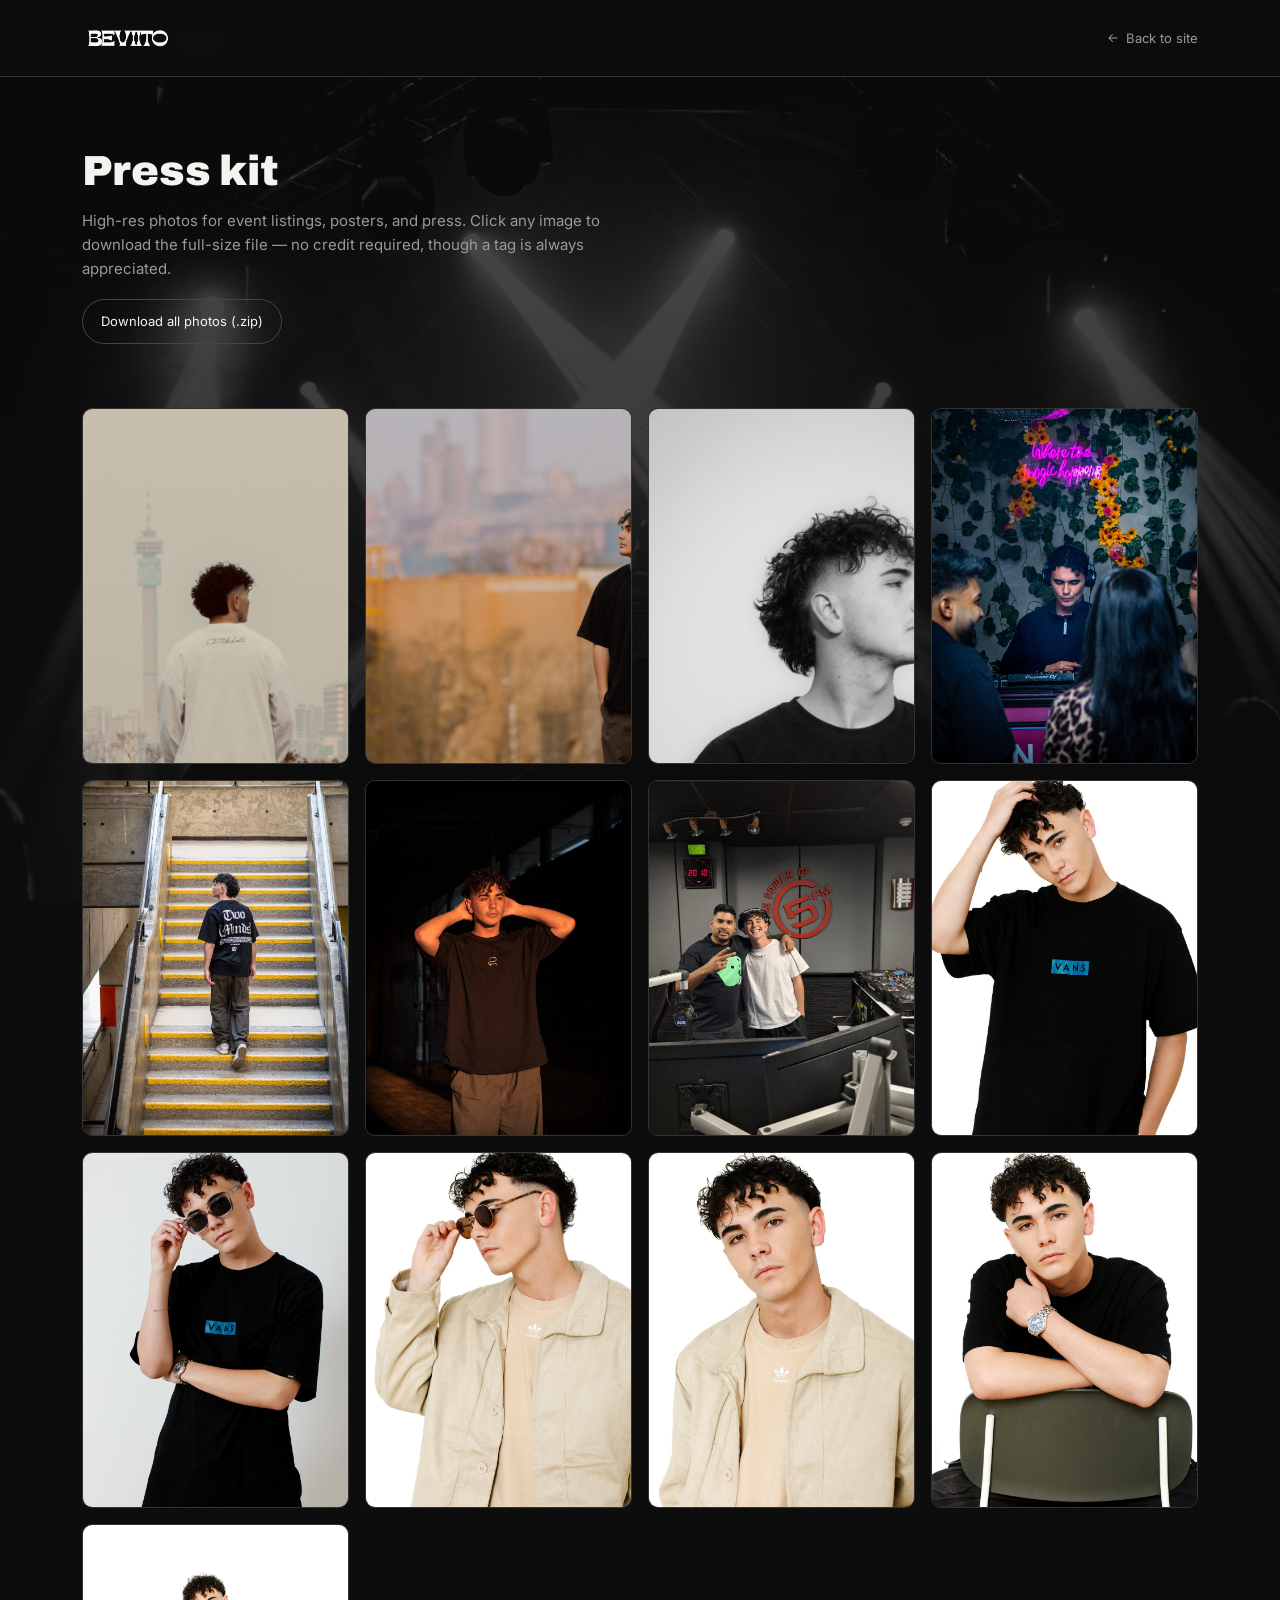
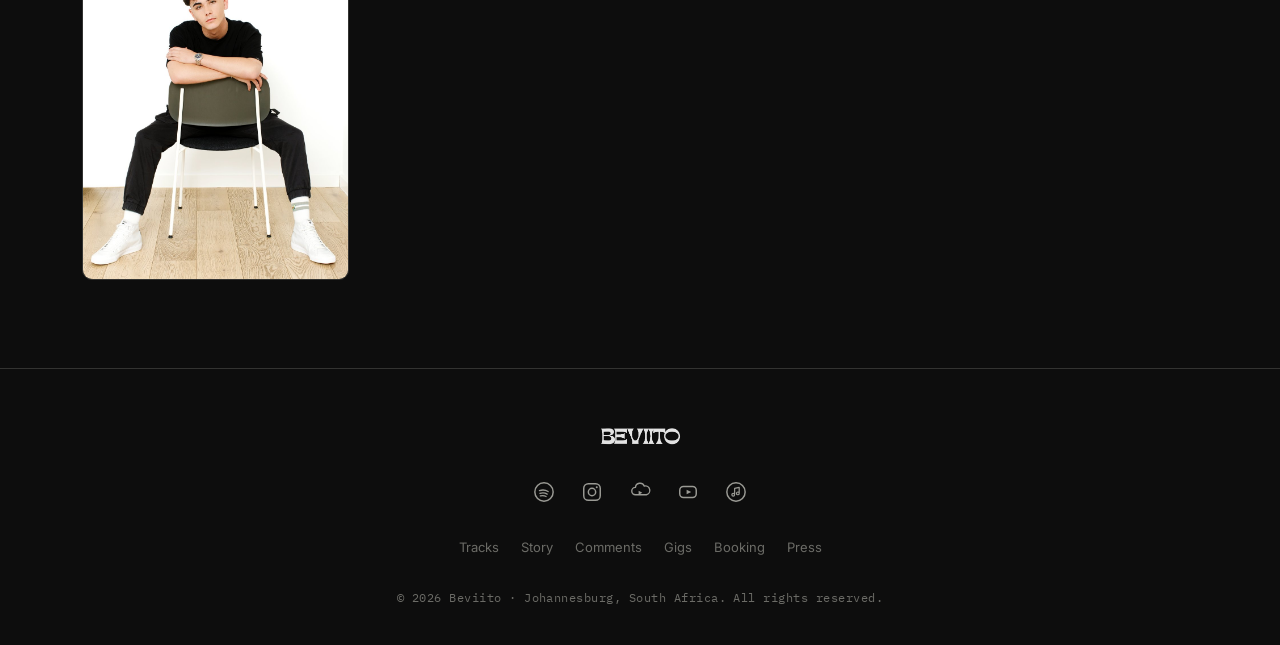
<file: press.html>
<!DOCTYPE html>
<html lang="en">
<head>
<meta charset="UTF-8">
<meta name="viewport" content="width=device-width, initial-scale=1.0">
<title>Beviito — Press Kit</title>
<meta name="description" content="High-res press photos of Beviito, the Johannesburg DJ and producer, free to download for event listings, posters and press.">
<meta name="theme-color" content="#0d0d0d">
<link rel="canonical" href="https://sevar-naicker.github.io/Beviito/press.html">
<link rel="icon" href="favicon.ico" sizes="48x48">
<link rel="icon" type="image/png" sizes="32x32" href="Media/Icons/favicon-32.png">
<link rel="apple-touch-icon" href="Media/Icons/apple-touch-icon.png">
<!-- Link preview for WhatsApp, Instagram and search -->
<meta property="og:type" content="website">
<meta property="og:site_name" content="Beviito">
<meta property="og:title" content="Beviito — Press Kit">
<meta property="og:description" content="High-res press photos of Beviito, the Johannesburg DJ and producer, free to download for event listings, posters and press.">
<meta property="og:url" content="https://sevar-naicker.github.io/Beviito/press.html">
<meta property="og:image" content="https://sevar-naicker.github.io/Beviito/Media/Icons/og-image.jpg">
<meta property="og:image:width" content="1200">
<meta property="og:image:height" content="630">
<meta name="twitter:card" content="summary_large_image">
<meta name="twitter:title" content="Beviito — Press Kit">
<meta name="twitter:description" content="High-res press photos of Beviito, the Johannesburg DJ and producer, free to download for event listings, posters and press.">
<meta name="twitter:image" content="https://sevar-naicker.github.io/Beviito/Media/Icons/og-image.jpg">
<link rel="preconnect" href="https://fonts.googleapis.com">
<link rel="preconnect" href="https://fonts.gstatic.com" crossorigin>
<link href="https://fonts.googleapis.com/css2?family=Archivo:wght@700;900&family=Inter:wght@400;500;600&family=IBM+Plex+Mono:wght@400;500&display=swap" rel="stylesheet">
<link rel="stylesheet" href="press.css">
</head>
<body>

<!-- Background photo -->
<div class="press-bg" aria-hidden="true"></div>

<!-- Skip link for keyboard users -->
<a class="skip-link" href="#main">Skip to content</a>

<!-- Navigation Bar Start -->
<nav>
  <div class="wrap">
    <a class="nav-mark-link" href="index.html" aria-label="Beviito home"><img class="nav-mark" src="Media/Logos/beviito-logo-white.png" alt="Beviito"></a>
    <a class="nav-back" href="index.html">
      <svg width="14" height="14" viewBox="0 0 24 24" fill="none" xmlns="http://www.w3.org/2000/svg"><path d="M19 12H5M11 6l-6 6 6 6" stroke="currentColor" stroke-width="1.8" stroke-linecap="round" stroke-linejoin="round"/></svg>
      Back to site
    </a>
  </div>
</nav>
<!-- Navigation Bar End -->

<main id="main" tabindex="-1">
<!-- Press Section Header Text -->
<header class="press-hero">
  <div class="wrap">
    <h1>Press kit</h1>
    <p>High-res photos for event listings, posters, and press. Click any image to download the full-size file — no credit required, though a tag is always appreciated.</p>
    <a class="press-all" href="Media/Press/Beviito-press-photos.zip" download="Beviito-press-photos.zip">Download all photos (.zip)</a>
  </div>
</header>

<!-- Press Section Media Start -->
<div class="wrap">
  <div class="press-grid">
    <div class="press-item">
      <img decoding="async" src="Media/Press/press-01.jpg" alt="Beviito press photo 1">
      <a class="press-download" href="Media/Press/press-01.jpg" download="beviito-press-01.jpg">
        <svg width="14" height="14" viewBox="0 0 24 24" fill="none" xmlns="http://www.w3.org/2000/svg"><path d="M12 3v12m0 0l-4-4m4 4l4-4M5 21h14" stroke="currentColor" stroke-width="1.8" stroke-linecap="round" stroke-linejoin="round"/></svg>
        Download
      </a>
    </div>
    <div class="press-item">
      <img decoding="async" src="Media/Press/press-02.jpg" alt="Beviito press photo 2">
      <a class="press-download" href="Media/Press/press-02.jpg" download="beviito-press-02.jpg">
        <svg width="14" height="14" viewBox="0 0 24 24" fill="none" xmlns="http://www.w3.org/2000/svg"><path d="M12 3v12m0 0l-4-4m4 4l4-4M5 21h14" stroke="currentColor" stroke-width="1.8" stroke-linecap="round" stroke-linejoin="round"/></svg>
        Download
      </a>
    </div>
    <div class="press-item">
      <img loading="lazy" decoding="async" src="Media/Press/press-03.jpg" alt="Beviito press photo 3">
      <a class="press-download" href="Media/Press/press-03.jpg" download="beviito-press-03.jpg">
        <svg width="14" height="14" viewBox="0 0 24 24" fill="none" xmlns="http://www.w3.org/2000/svg"><path d="M12 3v12m0 0l-4-4m4 4l4-4M5 21h14" stroke="currentColor" stroke-width="1.8" stroke-linecap="round" stroke-linejoin="round"/></svg>
        Download
      </a>
    </div>
    <div class="press-item">
      <img loading="lazy" decoding="async" src="Media/Press/press-04.jpg" alt="Beviito press photo 4">
      <a class="press-download" href="Media/Press/press-04.jpg" download="beviito-press-04.jpg">
        <svg width="14" height="14" viewBox="0 0 24 24" fill="none" xmlns="http://www.w3.org/2000/svg"><path d="M12 3v12m0 0l-4-4m4 4l4-4M5 21h14" stroke="currentColor" stroke-width="1.8" stroke-linecap="round" stroke-linejoin="round"/></svg>
        Download
      </a>
    </div>
    <div class="press-item">
      <img loading="lazy" decoding="async" src="Media/Press/press-05.jpg" alt="Beviito press photo 5">
      <a class="press-download" href="Media/Press/press-05.jpg" download="beviito-press-05.jpg">
        <svg width="14" height="14" viewBox="0 0 24 24" fill="none" xmlns="http://www.w3.org/2000/svg"><path d="M12 3v12m0 0l-4-4m4 4l4-4M5 21h14" stroke="currentColor" stroke-width="1.8" stroke-linecap="round" stroke-linejoin="round"/></svg>
        Download
      </a>
    </div>
    <div class="press-item">
      <img loading="lazy" decoding="async" src="Media/Press/press-06.jpg" alt="Beviito press photo 6">
      <a class="press-download" href="Media/Press/press-06.jpg" download="beviito-press-06.jpg">
        <svg width="14" height="14" viewBox="0 0 24 24" fill="none" xmlns="http://www.w3.org/2000/svg"><path d="M12 3v12m0 0l-4-4m4 4l4-4M5 21h14" stroke="currentColor" stroke-width="1.8" stroke-linecap="round" stroke-linejoin="round"/></svg>
        Download
      </a>
    </div>
    <div class="press-item">
      <img loading="lazy" decoding="async" src="Media/Press/press-07.jpg" alt="Beviito press photo 7">
      <a class="press-download" href="Media/Press/press-07.jpg" download="beviito-press-07.jpg">
        <svg width="14" height="14" viewBox="0 0 24 24" fill="none" xmlns="http://www.w3.org/2000/svg"><path d="M12 3v12m0 0l-4-4m4 4l4-4M5 21h14" stroke="currentColor" stroke-width="1.8" stroke-linecap="round" stroke-linejoin="round"/></svg>
        Download
      </a>
    </div>
    <div class="press-item">
      <img loading="lazy" decoding="async" src="Media/Press/press-08.jpg" alt="Beviito press photo 8">
      <a class="press-download" href="Media/Press/press-08.jpg" download="beviito-press-08.jpg">
        <svg width="14" height="14" viewBox="0 0 24 24" fill="none" xmlns="http://www.w3.org/2000/svg"><path d="M12 3v12m0 0l-4-4m4 4l4-4M5 21h14" stroke="currentColor" stroke-width="1.8" stroke-linecap="round" stroke-linejoin="round"/></svg>
        Download
      </a>
    </div>
    <div class="press-item">
      <img loading="lazy" decoding="async" src="Media/Press/press-09.jpg" alt="Beviito press photo 9">
      <a class="press-download" href="Media/Press/press-09.jpg" download="beviito-press-09.jpg">
        <svg width="14" height="14" viewBox="0 0 24 24" fill="none" xmlns="http://www.w3.org/2000/svg"><path d="M12 3v12m0 0l-4-4m4 4l4-4M5 21h14" stroke="currentColor" stroke-width="1.8" stroke-linecap="round" stroke-linejoin="round"/></svg>
        Download
      </a>
    </div>
    <div class="press-item">
      <img loading="lazy" decoding="async" src="Media/Press/press-10.jpg" alt="Beviito press photo 10">
      <a class="press-download" href="Media/Press/press-10.jpg" download="beviito-press-10.jpg">
        <svg width="14" height="14" viewBox="0 0 24 24" fill="none" xmlns="http://www.w3.org/2000/svg"><path d="M12 3v12m0 0l-4-4m4 4l4-4M5 21h14" stroke="currentColor" stroke-width="1.8" stroke-linecap="round" stroke-linejoin="round"/></svg>
        Download
      </a>
    </div>
    <div class="press-item">
      <img loading="lazy" decoding="async" src="Media/Press/press-11.jpg" alt="Beviito press photo 11">
      <a class="press-download" href="Media/Press/press-11.jpg" download="beviito-press-11.jpg">
        <svg width="14" height="14" viewBox="0 0 24 24" fill="none" xmlns="http://www.w3.org/2000/svg"><path d="M12 3v12m0 0l-4-4m4 4l4-4M5 21h14" stroke="currentColor" stroke-width="1.8" stroke-linecap="round" stroke-linejoin="round"/></svg>
        Download
      </a>
    </div>
    <div class="press-item">
      <img loading="lazy" decoding="async" src="Media/Press/press-12.jpg" alt="Beviito press photo 12">
      <a class="press-download" href="Media/Press/press-12.jpg" download="beviito-press-12.jpg">
        <svg width="14" height="14" viewBox="0 0 24 24" fill="none" xmlns="http://www.w3.org/2000/svg"><path d="M12 3v12m0 0l-4-4m4 4l4-4M5 21h14" stroke="currentColor" stroke-width="1.8" stroke-linecap="round" stroke-linejoin="round"/></svg>
        Download
      </a>
    </div>
    <div class="press-item">
      <img loading="lazy" decoding="async" src="Media/Press/press-13.jpg" alt="Beviito press photo 13">
      <a class="press-download" href="Media/Press/press-13.jpg" download="beviito-press-13.jpg">
        <svg width="14" height="14" viewBox="0 0 24 24" fill="none" xmlns="http://www.w3.org/2000/svg"><path d="M12 3v12m0 0l-4-4m4 4l4-4M5 21h14" stroke="currentColor" stroke-width="1.8" stroke-linecap="round" stroke-linejoin="round"/></svg>
        Download
      </a>
    </div>
  </div>
</div>
<!-- Press Section Media End -->

</main>

<!-- Footer Start -->
<footer>
  <div class="wrap footer-stack">
    <a href="index.html" aria-label="Beviito home"><img class="footer-mark" src="Media/Logos/beviito-logo-white.png" alt="Beviito"></a>
    <div class="footer-socials">
      <a href="https://open.spotify.com/artist/5U9Ge8YwjhQzHGxZ9Eluz8" aria-label="Spotify" target="_blank" rel="noopener">
        <svg width="22" height="22" viewBox="0 0 24 24" fill="none" xmlns="http://www.w3.org/2000/svg"><circle cx="12" cy="12" r="10" stroke="currentColor" stroke-width="1.6"/><path d="M7 10.5c3-1 7-.6 9.5 1M7.5 13.5c2.5-.8 5.8-.5 8 .8M8 16.3c2-.6 4.6-.4 6.3.6" stroke="currentColor" stroke-width="1.4" stroke-linecap="round"/></svg>
      </a>
      <a href="https://www.instagram.com/beviito/" aria-label="Instagram" target="_blank" rel="noopener">
        <svg width="22" height="22" viewBox="0 0 24 24" fill="none" xmlns="http://www.w3.org/2000/svg"><rect x="3" y="3" width="18" height="18" rx="5" stroke="currentColor" stroke-width="1.6"/><circle cx="12" cy="12" r="4" stroke="currentColor" stroke-width="1.6"/><circle cx="17.2" cy="6.8" r="1.1" fill="currentColor"/></svg>
      </a>
      <a href="https://www.mixcloud.com/beviito/" aria-label="Mixcloud" target="_blank" rel="noopener">
        <svg width="22" height="22" viewBox="0 0 24 24" fill="none" xmlns="http://www.w3.org/2000/svg"><path d="M7 15a4 4 0 010-8 5 5 0 019.6-1.5A4 4 0 0119 15H7z" stroke="currentColor" stroke-width="1.5"/><path d="M10.5 10.5l4 2.2-4 2.2z" fill="currentColor"/></svg>
      </a>
      <a href="https://music.youtube.com/channel/UCJVxyj3GbGAh3QTfbw_E7AQ" aria-label="YouTube Music" target="_blank" rel="noopener">
        <svg width="22" height="22" viewBox="0 0 24 24" fill="none" xmlns="http://www.w3.org/2000/svg"><rect x="3" y="6" width="18" height="12" rx="4" stroke="currentColor" stroke-width="1.6"/><path d="M10.5 9.5l5 2.5-5 2.5z" fill="currentColor"/></svg>
      </a>
      <a href="https://music.apple.com/za/artist/beviito/1609881457" aria-label="Apple Music" target="_blank" rel="noopener">
        <svg width="22" height="22" viewBox="0 0 24 24" fill="none" xmlns="http://www.w3.org/2000/svg"><circle cx="12" cy="12" r="10" stroke="currentColor" stroke-width="1.6"/><path d="M9 16.5a1.5 1.5 0 100-3 1.5 1.5 0 000 3zM14 15a1.5 1.5 0 100-3 1.5 1.5 0 000 3zM10.5 13.5V8l5-1v6" stroke="currentColor" stroke-width="1.3" stroke-linecap="round" stroke-linejoin="round"/></svg>
      </a>
    </div>
    <ul class="footer-links">
      <li><a href="index.html#deck-section">Tracks</a></li>
      <li><a href="index.html#about">Story</a></li>
      <li><a href="index.html#reviews">Comments</a></li>
      <li><a href="index.html#gigs">Gigs</a></li>
      <li><a href="index.html#booking">Booking</a></li>
      <li><a href="press.html">Press</a></li>
    </ul>
    <p class="footer-copy">&copy; 2026 Beviito &middot; Johannesburg, South Africa. All rights reserved.</p>
  </div>
</footer>
<!-- Footer End -->

<!-- Press Page Script -->
<script>
  // This file contains the script for the press page: photos fade in one by one and download on click
  const Observer = new IntersectionObserver((Entries) =>
  {
    Entries.forEach((Entry, I) =>
    {
      if (Entry.isIntersecting)
      {
        setTimeout(() => Entry.target.classList.add('in-view'), I * 60);
        Observer.unobserve(Entry.target);
      }
    });
  }, { threshold: 0.15 });

  document.querySelectorAll('.press-item').forEach(Item =>
  {
    Observer.observe(Item);

    // Clicking anywhere on the photo downloads it, not just the button
    Item.addEventListener('click', (event) =>
    {
      if (event.target.closest('.press-download')) return;
      Item.querySelector('.press-download').click();
    });
  });
</script>
</body>
</html>
</file>
<file: press.css>
/* This file contains the styles for the press page */
/* Colours and sizes used across the site */
:root{
    --bg: #0d0d0d;
    --surface: #1a1a1a;
    --surface-2: #232323;
    --border: #333331;
    --border-strong: #47473f;
    --text: #f4f3ef;
    --text-dim: #9a9a94;
    --text-faint: #6b6b66;
    --accent: #e8501c;
    --radius-sm: 6px;
    --radius-md: 10px;
    --maxw: 1180px;
  }
  /* Page defaults */
  *{box-sizing:border-box;}
  body{
    margin:0;
    background:var(--bg);
    color:var(--text);
    font-family:'Inter', sans-serif;
    line-height:1.6;
    -webkit-font-smoothing:antialiased;
  }
  /* Headings, links and images */
  h1,h2{ font-family:'Archivo', sans-serif; font-weight:900; line-height:1.05; margin:0; }
  a{ color:inherit; }
  img{ max-width:100%; display:block; }
  ::selection{ background:var(--accent); color:#0d0d0d; }

  /* Page width wrapper */
  .wrap{ max-width:var(--maxw); margin:0 auto; padding:0 32px; }

  /* Nav bar with the back link */
  nav{
    position:sticky; top:0; z-index:50;
    background:rgba(13,13,13,0.85);
    backdrop-filter:blur(8px);
    border-bottom:0.5px solid var(--border);
  }
  nav .wrap{
    display:flex; align-items:center; justify-content:space-between; height:76px;
  }
  .nav-mark{ height:22px; width:auto; }
  .nav-mark-link{ display:inline-flex; align-items:center; }
  .nav-back{
    font-size:13px;
    color:var(--text-dim);
    text-decoration:none;
    display:flex;
    align-items:center;
    gap:6px;
    transition:color .15s ease;
  }
  .nav-back:hover{ color:var(--text); }

  /* Press page heading */
  .press-hero{ padding:72px 0 40px; }
  .press-hero h1{ font-size:clamp(28px,4vw,42px); margin-bottom:16px; }
  .press-hero p{ color:var(--text-dim); font-size:15px; max-width:60ch; margin:0; }

  /* Photo grid */
  .press-grid{
    display:grid;
    grid-template-columns:repeat(4, 1fr);
    gap:16px;
    padding:24px 0 88px;
  }
  /* Photo cards and their fade in */
  .press-item{
    position:relative;
    border-radius:var(--radius-md);
    overflow:hidden;
    background:var(--surface);
    border:0.5px solid var(--border);
    aspect-ratio:3/4;
    opacity:0;
    transform:translateY(18px);
    transition:opacity .6s ease, transform .6s ease;
  }
  .press-item.in-view{
    opacity:1;
    transform:translateY(0);
  }
  @media (prefers-reduced-motion: reduce){
    .press-item{ opacity:1; transform:none; transition:none; }
  }
  /* Photo and hover overlay */
  .press-item img{
    width:100%;
    height:100%;
    object-fit:cover;
  }
  .press-item::after{
    content:'';
    position:absolute;
    inset:0;
    background:linear-gradient(to top, rgba(0,0,0,0.85) 0%, rgba(0,0,0,0) 45%);
    opacity:0;
    transition:opacity .2s ease;
  }
  .press-item:hover::after{ opacity:1; }
  /* Download button */
  .press-download{
    position:absolute;
    left:12px;
    bottom:12px;
    display:flex;
    align-items:center;
    gap:6px;
    background:var(--surface-2);
    border:0.5px solid var(--border-strong);
    border-radius:20px;
    padding:8px 14px 8px 10px;
    font-size:12px;
    color:var(--text);
    text-decoration:none;
    opacity:0;
    transform:translateY(6px);
    transition:opacity .2s ease, transform .2s ease, border-color .15s ease, color .15s ease;
  }
  .press-item:hover .press-download{ opacity:1; transform:translateY(0); }
  .press-download:hover{ border-color:var(--accent); color:var(--accent); }

  /* Footer */
  footer{ border-top:0.5px solid var(--border); padding:56px 0 40px; }
  footer .wrap{ display:flex; justify-content:space-between; align-items:center; flex-wrap:wrap; gap:16px; }
  footer .footer-stack{ flex-direction:column; justify-content:center; align-items:center; gap:26px; text-align:center; }
  .footer-mark{ height:22px; width:auto; opacity:0.9; }
  .footer-socials{ display:flex; gap:10px; align-items:center; justify-content:center; }
  .footer-socials a{ display:inline-flex; align-items:center; padding:8px; color:var(--text-dim); transition:color .15s ease; }
  .footer-socials a:hover{ color:var(--text); }
  .footer-links{ display:flex; gap:24px; list-style:none; padding:0; margin:0; font-size:13px; color:var(--text-faint); }
  footer .footer-links{ flex-wrap:wrap; justify-content:center; gap:6px 22px; }
  .footer-links a{ text-decoration:none; }
  .footer-links a:hover{ color:var(--text-dim); }
  .footer-copy{ margin:6px 0 0; font:12px 'IBM Plex Mono',monospace; letter-spacing:.04em; color:var(--text-faint); }

  /* Smaller screens */
  @media (max-width: 900px){
    .press-grid{ grid-template-columns:repeat(3, 1fr); }
  }
  @media (max-width: 640px){
    .press-grid{ grid-template-columns:repeat(2, 1fr); gap:10px; }
    .press-download{ opacity:1; transform:none; }
    .press-item::after{ opacity:1; }
  }
  /* Click to download and the download all button */
  .press-item{ cursor:pointer; }
  .press-all{ display:inline-flex; margin-top:18px; padding:11px 18px; border:1px solid var(--border-strong); border-radius:999px; color:var(--text); text-decoration:none; font-size:13px; transition:border-color .15s ease, color .15s ease; }
  .press-all:hover{ border-color:var(--accent); color:var(--accent); }
  /* Touch screens have no hover so the download button stays visible */
  @media (hover:none){
    .press-download{ opacity:1; transform:none; padding:10px 14px 10px 12px; }
    .press-item::after{ opacity:1; }
  }

  /* Polish: skip link, load veil, keyboard focus and touch */
  /* Skip link, hidden until a keyboard user tabs to it */
  .skip-link{ position:fixed; left:16px; top:16px; z-index:10000; width:1px; height:1px; overflow:hidden; clip-path:inset(50%); white-space:nowrap; background:var(--accent); color:#0d0d0d; padding:10px 18px; border-radius:8px; font:600 14px 'Inter',sans-serif; text-decoration:none; }
  .skip-link:focus{ width:auto; height:auto; overflow:visible; clip-path:none; }
  main:focus{ outline:none; }

  /* Page load veil, the page fades in from the background colour */
  body::before{ content:''; position:fixed; inset:0; z-index:9999; background:var(--bg); pointer-events:none; animation:pageVeil .6s ease .05s both; }
  @keyframes pageVeil{ from{ opacity:1; visibility:visible; } to{ opacity:0; visibility:hidden; } }
  @media (prefers-reduced-motion: reduce){ body::before{ display:none; } }

  /* Touch: no tap delay and a quick press response */
  a, button, .tile, .panel-link{ touch-action:manipulation; }
  a:focus-visible, button:focus-visible{ outline:2px solid var(--accent); outline-offset:3px; }
  .press-item:focus-within .press-download{ opacity:1; transform:translateY(0); }
  .press-item:focus-within::after{ opacity:1; }
  .press-download:active{ transform:scale(0.97); }

  /* Page background photo, greyscale and darkened so the content stays readable */
  .press-bg{ position:fixed; inset:0; z-index:-1; background:linear-gradient(rgba(13,13,13,0.72), rgba(13,13,13,0.9)), url('Media/Press/press-bg.jpg') center 30% / cover no-repeat; pointer-events:none; }
</file>
